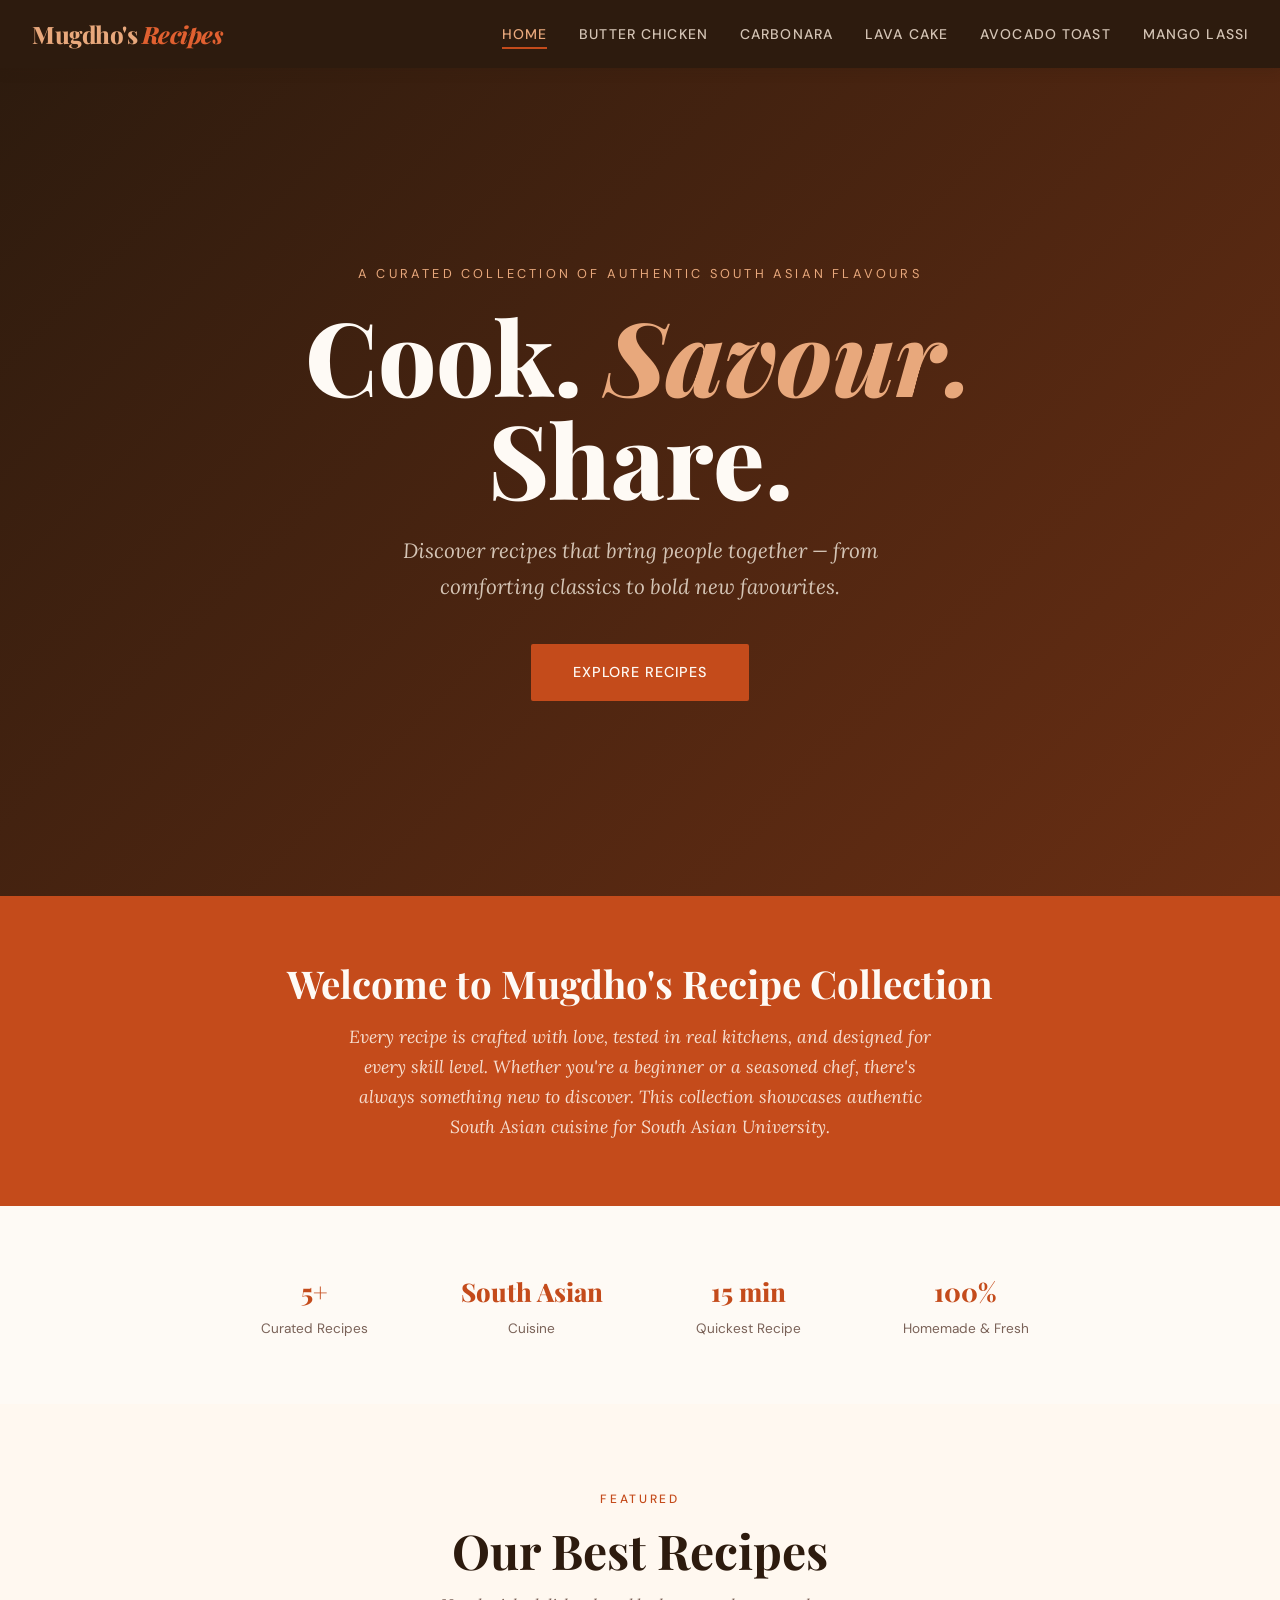
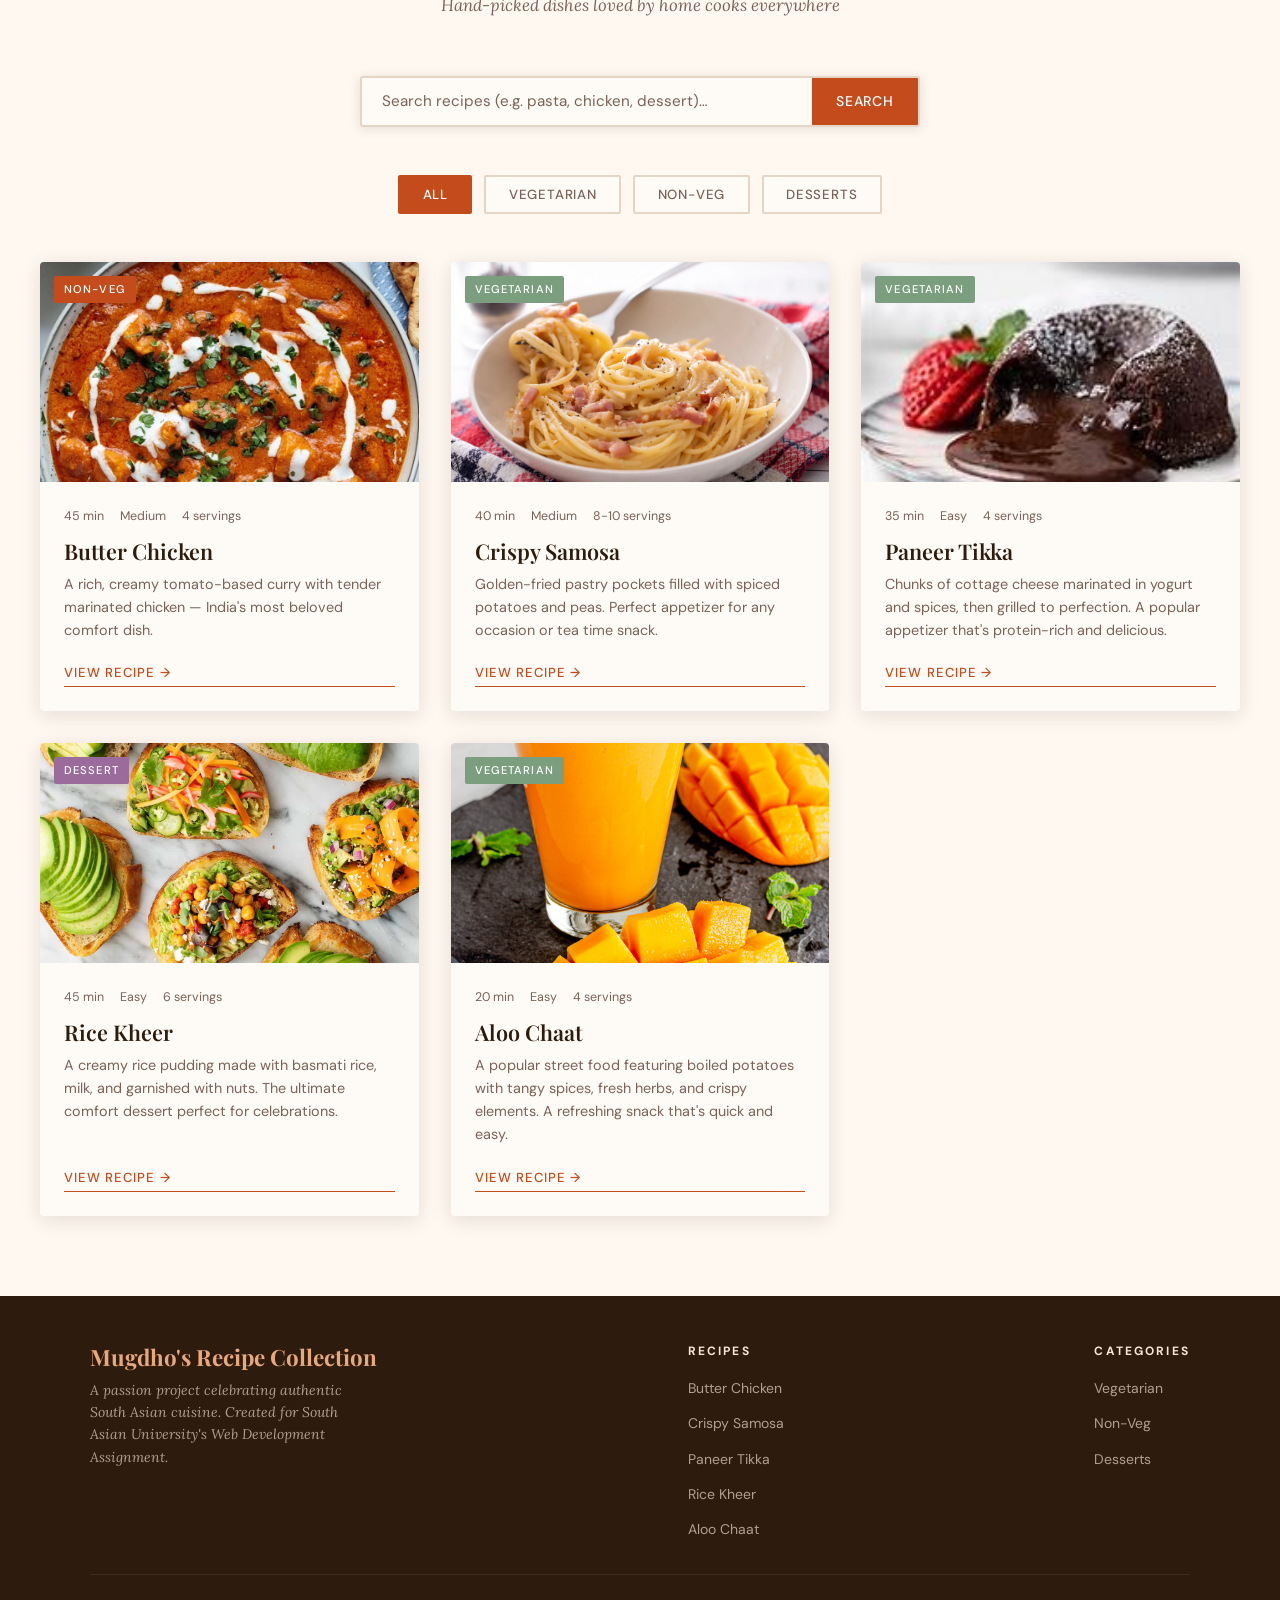
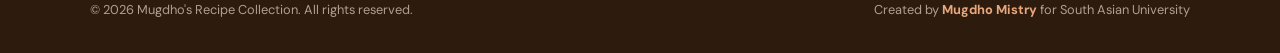
<file: index.html>
<!DOCTYPE html>
<html lang="en">
<head>
  <meta charset="UTF-8" />
  <meta name="viewport" content="width=device-width, initial-scale=1.0" />
  <title>Mugdho's Recipes – Home</title>
  <link rel="stylesheet" href="css/styles.css" />
</head>
<body>

  <!-- ===== NAVBAR ===== -->
  <nav class="navbar">
    <a href="index.html" class="navbar__logo">Mugdho's <span>Recipes</span></a>
    <ul class="navbar__links" id="navLinks">
      <li><a href="index.html" class="active">Home</a></li>
      <li><a href="recipe1.html">Butter Chicken</a></li>
      <li><a href="recipe2.html">Carbonara</a></li>
      <li><a href="recipe3.html">Lava Cake</a></li>
      <li><a href="recipe4.html">Avocado Toast</a></li>
      <li><a href="recipe5.html">Mango Lassi</a></li>
    </ul>
    <div class="navbar__toggle" id="navToggle" aria-label="Menu">
      <span></span><span></span><span></span>
    </div>
  </nav>

  <!-- ===== HERO ===== -->
  <header class="hero">
    <div class="hero__bg"></div>
    <div class="hero__overlay"></div>
    <div class="hero__content">
      <p class="hero__eyebrow">A curated collection of authentic South Asian flavours</p>
      <h1 class="hero__title">Cook. <em>Savour.</em><br>Share.</h1>
      <p class="hero__subtitle">Discover recipes that bring people together — from comforting classics to bold new favourites.</p>
      <a href="#featured" class="hero__cta">Explore Recipes</a>
    </div>
  </header>

  <!-- ===== INTRO STRIP ===== -->
  <div class="intro-strip">
    <h2>Welcome to Mugdho's Recipe Collection</h2>
    <p>Every recipe is crafted with love, tested in real kitchens, and designed for every skill level. Whether you're a beginner or a seasoned chef, there's always something new to discover. This collection showcases authentic South Asian cuisine for South Asian University.</p>
  </div>

  <!-- ===== STATS ===== -->
  <div style="background: var(--warm-white);">
    <div class="features">
      <div class="feature-item">
        <div class="feature-item__title">5+</div>
        <div class="feature-item__label">Curated Recipes</div>
      </div>
      <div class="feature-item">
        <div class="feature-item__title">South Asian</div>
        <div class="feature-item__label">Cuisine</div>
      </div>
      <div class="feature-item">
        <div class="feature-item__title">15 min</div>
        <div class="feature-item__label">Quickest Recipe</div>
      </div>
      <div class="feature-item">
        <div class="feature-item__title">100%</div>
        <div class="feature-item__label">Homemade & Fresh</div>
      </div>
    </div>
  </div>

  <!-- ===== FEATURED RECIPES ===== -->
  <section class="section" id="featured">
    <div class="section__header">
      <span class="section__label">Featured</span>
      <h2 class="section__title">Our Best Recipes</h2>
      <p class="section__desc">Hand-picked dishes loved by home cooks everywhere</p>
    </div>

    <!-- Search Bar (UI only) -->
    <div class="search-bar-wrap">
      <div class="search-bar">
        <input type="text" placeholder="Search recipes (e.g. pasta, chicken, dessert)…" />
        <button type="button">Search</button>
      </div>
    </div>

    <!-- Category Filters -->
    <div class="category-filters">
      <button class="filter-btn active">All</button>
      <button class="filter-btn">Vegetarian</button>
      <button class="filter-btn">Non-Veg</button>
      <button class="filter-btn">Desserts</button>
    </div>

    <!-- Cards Grid -->
    <div class="recipes-grid">

      <!-- Card 1 -->
      <article class="recipe-card">
        <div class="recipe-card__img-wrap">
          <img src="images/recipe1.jpg" alt="Butter Chicken" loading="lazy" />
          <span class="recipe-card__badge">Non-Veg</span>
        </div>
        <div class="recipe-card__body">
          <div class="recipe-card__meta">
            <span>45 min</span>
            <span>Medium</span>
            <span>4 servings</span>
          </div>
          <h3 class="recipe-card__title">Butter Chicken</h3>
          <p class="recipe-card__desc">A rich, creamy tomato-based curry with tender marinated chicken — India's most beloved comfort dish.</p>
          <a href="recipe1.html" class="recipe-card__link">View Recipe →</a>
        </div>
      </article>

      <!-- Card 2 -->
      <article class="recipe-card">
        <div class="recipe-card__img-wrap">
          <img src="images/recipe2.jpg" alt="Crispy Samosa" loading="lazy" />
          <span class="recipe-card__badge recipe-card__badge--veg">Vegetarian</span>
        </div>
        <div class="recipe-card__body">
          <div class="recipe-card__meta">
            <span>40 min</span>
            <span>Medium</span>
            <span>8-10 servings</span>
          </div>
          <h3 class="recipe-card__title">Crispy Samosa</h3>
          <p class="recipe-card__desc">Golden-fried pastry pockets filled with spiced potatoes and peas. Perfect appetizer for any occasion or tea time snack.</p>
          <a href="recipe2.html" class="recipe-card__link">View Recipe →</a>
        </div>
      </article>

      <!-- Card 3 -->
      <article class="recipe-card">
        <div class="recipe-card__img-wrap">
          <img src="images/recipe3.jpg" alt="Paneer Tikka" loading="lazy" />
          <span class="recipe-card__badge recipe-card__badge--veg">Vegetarian</span>
        </div>
        <div class="recipe-card__body">
          <div class="recipe-card__meta">
            <span>35 min</span>
            <span>Easy</span>
            <span>4 servings</span>
          </div>
          <h3 class="recipe-card__title">Paneer Tikka</h3>
          <p class="recipe-card__desc">Chunks of cottage cheese marinated in yogurt and spices, then grilled to perfection. A popular appetizer that's protein-rich and delicious.</p>
          <a href="recipe3.html" class="recipe-card__link">View Recipe →</a>
        </div>
      </article>

      <!-- Card 4 -->
      <article class="recipe-card">
        <div class="recipe-card__img-wrap">
          <img src="images/recipe4.jpg" alt="Rice Kheer" loading="lazy" />
          <span class="recipe-card__badge recipe-card__badge--dessert">Dessert</span>
        </div>
        <div class="recipe-card__body">
          <div class="recipe-card__meta">
            <span>45 min</span>
            <span>Easy</span>
            <span>6 servings</span>
          </div>
          <h3 class="recipe-card__title">Rice Kheer</h3>
          <p class="recipe-card__desc">A creamy rice pudding made with basmati rice, milk, and garnished with nuts. The ultimate comfort dessert perfect for celebrations.</p>
          <a href="recipe4.html" class="recipe-card__link">View Recipe →</a>
        </div>
      </article>

      <!-- Card 5 -->
      <article class="recipe-card">
        <div class="recipe-card__img-wrap">
          <img src="images/recipe5.jpg" alt="Aloo Chaat" loading="lazy" />
          <span class="recipe-card__badge recipe-card__badge--veg">Vegetarian</span>
        </div>
        <div class="recipe-card__body">
          <div class="recipe-card__meta">
            <span>20 min</span>
            <span>Easy</span>
            <span>4 servings</span>
          </div>
          <h3 class="recipe-card__title">Aloo Chaat</h3>
          <p class="recipe-card__desc">A popular street food featuring boiled potatoes with tangy spices, fresh herbs, and crispy elements. A refreshing snack that's quick and easy.</p>
          <a href="recipe5.html" class="recipe-card__link">View Recipe →</a>
        </div>
      </article>

    </div>
  </section>

  <!-- ===== FOOTER ===== -->
  <footer class="footer">
    <div class="footer__inner">
      <div class="footer__brand">
        <h3>Mugdho's Recipe Collection</h3>
        <p>A passion project celebrating authentic South Asian cuisine. Created for South Asian University's Web Development Assignment.</p>
      </div>
      <div class="footer__links">
        <h4>Recipes</h4>
        <ul>
          <li><a href="recipe1.html">Butter Chicken</a></li>
          <li><a href="recipe2.html">Crispy Samosa</a></li>
          <li><a href="recipe3.html">Paneer Tikka</a></li>
          <li><a href="recipe4.html">Rice Kheer</a></li>
          <li><a href="recipe5.html">Aloo Chaat</a></li>
        </ul>
      </div>
      <div class="footer__links">
        <h4>Categories</h4>
        <ul>
          <li><a href="#">Vegetarian</a></li>
          <li><a href="#">Non-Veg</a></li>
          <li><a href="#">Desserts</a></li>
        </ul>
      </div>
    </div>
    <div class="footer__bottom">
      <span>© 2026 Mugdho's Recipe Collection. All rights reserved.</span>
      <span>Created by <strong style="color: var(--peach);">Mugdho Mistry</strong> for South Asian University</span>
    </div>
  </footer>

  <!-- Mobile nav toggle (CSS-driven via checkbox trick + inline style swap) -->
  <style>
    #navToggle { cursor: pointer; }
  </style>
  <script>
    // NOTE: Only used for toggling nav class — no logic, no data manipulation
    document.getElementById('navToggle').addEventListener('click', function () {
      document.getElementById('navLinks').classList.toggle('open');
    });
  </script>
</body>
</html>
</file>
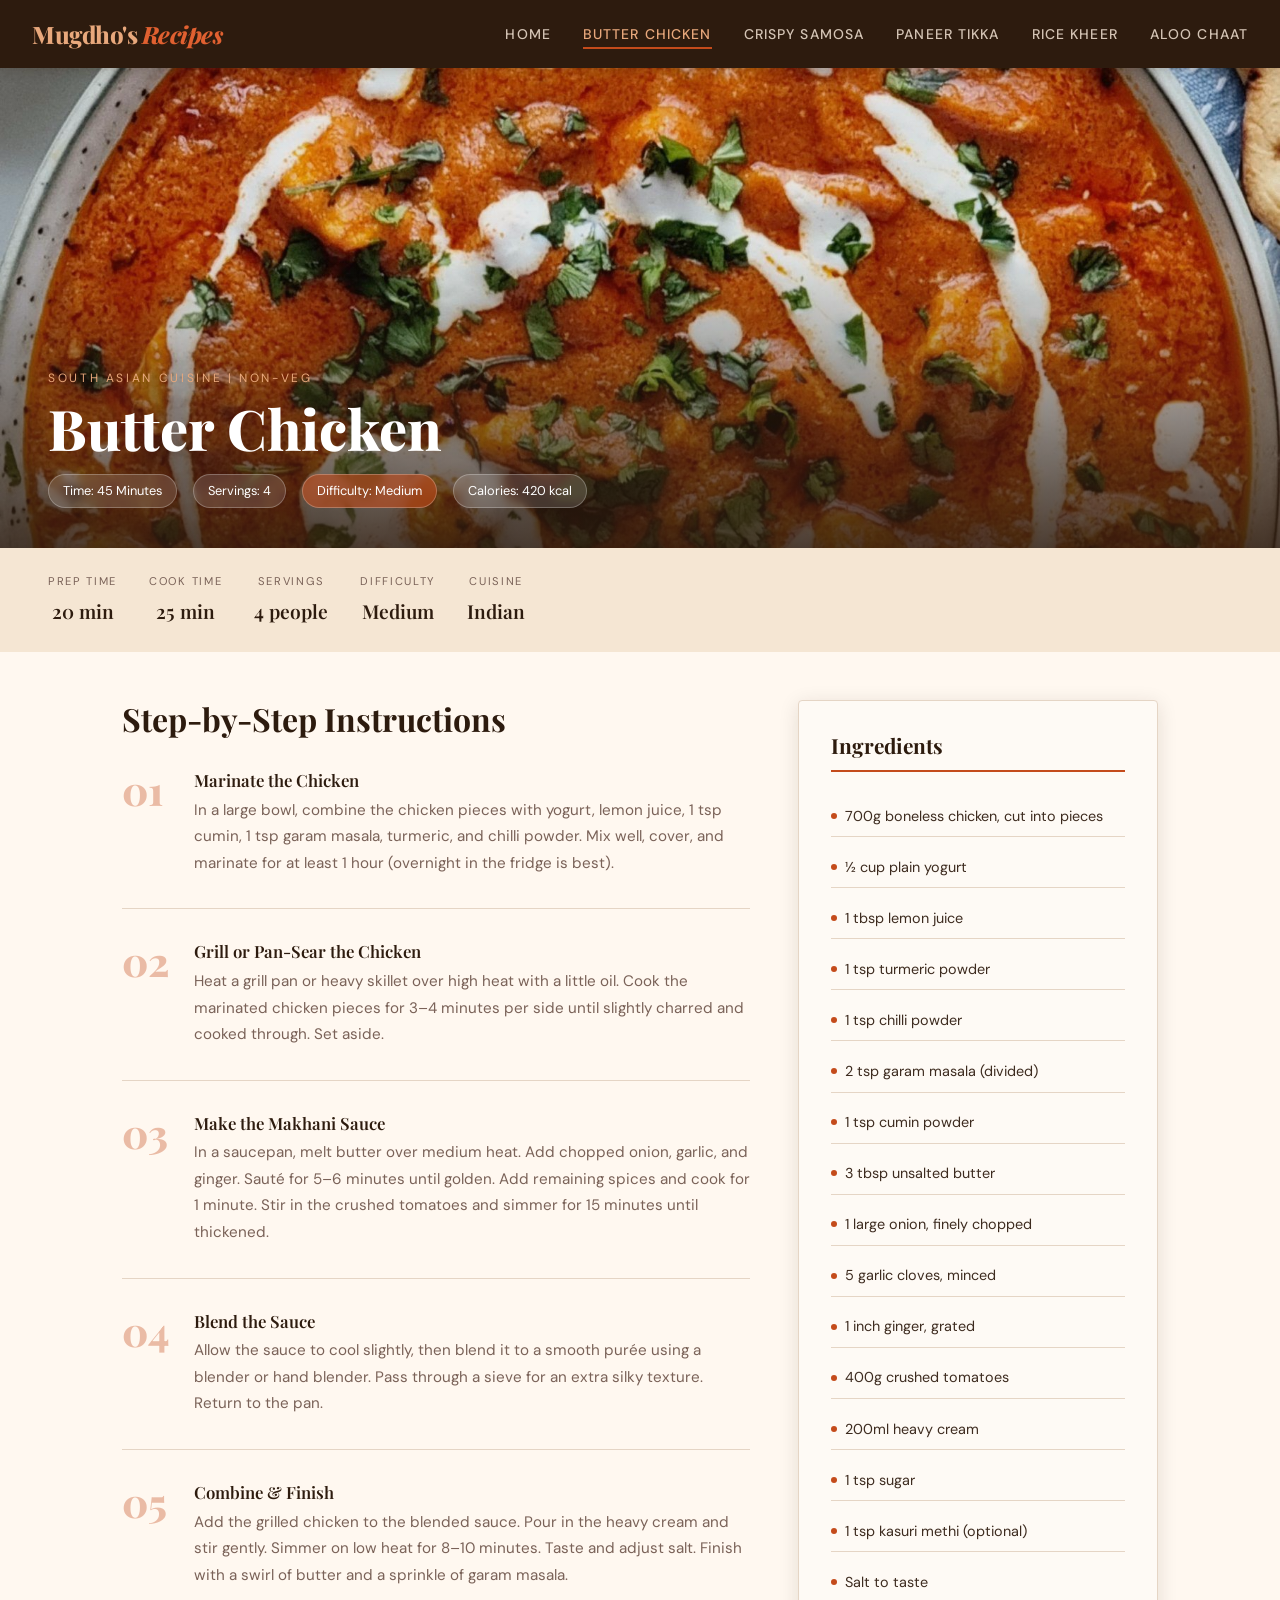
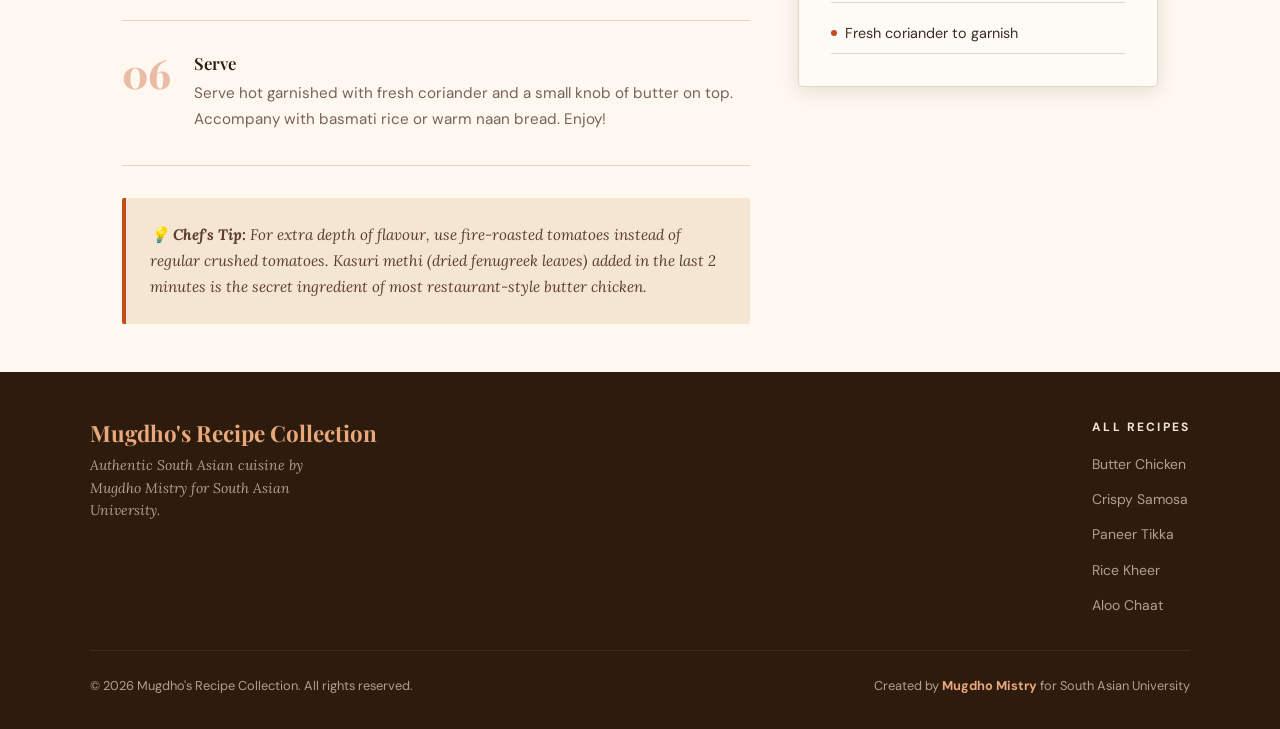
<file: recipe1.html>
<!DOCTYPE html>
<html lang="en">
<head>
  <meta charset="UTF-8" />
  <meta name="viewport" content="width=device-width, initial-scale=1.0" />
  <title>Butter Chicken – Mugdho's Recipes</title>
  <link rel="stylesheet" href="css/styles.css" />
</head>
<body>

  <!-- NAVBAR -->
  <nav class="navbar">
    <a href="index.html" class="navbar__logo">Mugdho's <span>Recipes</span></a>
    <ul class="navbar__links" id="navLinks">
      <li><a href="index.html">Home</a></li>
      <li><a href="recipe1.html" class="active">Butter Chicken</a></li>
      <li><a href="recipe2.html">Crispy Samosa</a></li>
      <li><a href="recipe3.html">Paneer Tikka</a></li>
      <li><a href="recipe4.html">Rice Kheer</a></li>
      <li><a href="recipe5.html">Aloo Chaat</a></li>
    </ul>
    <div class="navbar__toggle" id="navToggle"><span></span><span></span><span></span></div>
  </nav>

  <!-- RECIPE HERO -->
  <div class="recipe-hero">
    <img src="images/recipe1.jpg" alt="Butter Chicken" />
    <div class="recipe-hero__overlay">
      <div class="recipe-hero__text">
        <p class="recipe-hero__category">South Asian Cuisine | Non-Veg</p>
        <h1 class="recipe-hero__title">Butter Chicken</h1>
        <div class="recipe-hero__badges">
          <span class="badge">Time: 45 Minutes</span>
          <span class="badge">Servings: 4</span>
          <span class="badge badge--difficulty-medium">Difficulty: Medium</span>
          <span class="badge">Calories: 420 kcal</span>
        </div>
      </div>
    </div>
  </div>

  <!-- INFO BAR -->
  <div class="recipe-info-bar">
    <div class="recipe-info-item">
      <div class="recipe-info-item__label">Prep Time</div>
      <div class="recipe-info-item__value">20 min</div>
    </div>
    <div class="recipe-info-item">
      <div class="recipe-info-item__label">Cook Time</div>
      <div class="recipe-info-item__value">25 min</div>
    </div>
    <div class="recipe-info-item">
      <div class="recipe-info-item__label">Servings</div>
      <div class="recipe-info-item__value">4 people</div>
    </div>
    <div class="recipe-info-item">
      <div class="recipe-info-item__label">Difficulty</div>
      <div class="recipe-info-item__value">Medium</div>
    </div>
    <div class="recipe-info-item">
      <div class="recipe-info-item__label">Cuisine</div>
      <div class="recipe-info-item__value">Indian</div>
    </div>
  </div>

  <!-- RECIPE CONTENT -->
  <div class="recipe-container">

    <!-- INSTRUCTIONS (left) -->
    <div class="instructions">
      <h2>Step-by-Step Instructions</h2>

      <div class="step">
        <div class="step__number">01</div>
        <div class="step__content">
          <h3>Marinate the Chicken</h3>
          <p>In a large bowl, combine the chicken pieces with yogurt, lemon juice, 1 tsp cumin, 1 tsp garam masala, turmeric, and chilli powder. Mix well, cover, and marinate for at least 1 hour (overnight in the fridge is best).</p>
        </div>
      </div>

      <div class="step">
        <div class="step__number">02</div>
        <div class="step__content">
          <h3>Grill or Pan-Sear the Chicken</h3>
          <p>Heat a grill pan or heavy skillet over high heat with a little oil. Cook the marinated chicken pieces for 3–4 minutes per side until slightly charred and cooked through. Set aside.</p>
        </div>
      </div>

      <div class="step">
        <div class="step__number">03</div>
        <div class="step__content">
          <h3>Make the Makhani Sauce</h3>
          <p>In a saucepan, melt butter over medium heat. Add chopped onion, garlic, and ginger. Sauté for 5–6 minutes until golden. Add remaining spices and cook for 1 minute. Stir in the crushed tomatoes and simmer for 15 minutes until thickened.</p>
        </div>
      </div>

      <div class="step">
        <div class="step__number">04</div>
        <div class="step__content">
          <h3>Blend the Sauce</h3>
          <p>Allow the sauce to cool slightly, then blend it to a smooth purée using a blender or hand blender. Pass through a sieve for an extra silky texture. Return to the pan.</p>
        </div>
      </div>

      <div class="step">
        <div class="step__number">05</div>
        <div class="step__content">
          <h3>Combine &amp; Finish</h3>
          <p>Add the grilled chicken to the blended sauce. Pour in the heavy cream and stir gently. Simmer on low heat for 8–10 minutes. Taste and adjust salt. Finish with a swirl of butter and a sprinkle of garam masala.</p>
        </div>
      </div>

      <div class="step">
        <div class="step__number">06</div>
        <div class="step__content">
          <h3>Serve</h3>
          <p>Serve hot garnished with fresh coriander and a small knob of butter on top. Accompany with basmati rice or warm naan bread. Enjoy!</p>
        </div>
      </div>

      <div style="margin-top: 2rem; padding: 1.5rem; background: var(--blush); border-left: 4px solid var(--terracotta); border-radius: 2px;">
        <p style="font-family:'Lora',serif; font-style:italic; color: var(--brown-mid); font-size:0.95rem;">
          💡 <strong>Chef's Tip:</strong> For extra depth of flavour, use fire-roasted tomatoes instead of regular crushed tomatoes. Kasuri methi (dried fenugreek leaves) added in the last 2 minutes is the secret ingredient of most restaurant-style butter chicken.
        </p>
      </div>
    </div>

    <!-- INGREDIENTS (right) -->
    <aside class="ingredients-card">
      <h2>Ingredients</h2>
      <ul>
        <li>700g boneless chicken, cut into pieces</li>
        <li>½ cup plain yogurt</li>
        <li>1 tbsp lemon juice</li>
        <li>1 tsp turmeric powder</li>
        <li>1 tsp chilli powder</li>
        <li>2 tsp garam masala (divided)</li>
        <li>1 tsp cumin powder</li>
        <li>3 tbsp unsalted butter</li>
        <li>1 large onion, finely chopped</li>
        <li>5 garlic cloves, minced</li>
        <li>1 inch ginger, grated</li>
        <li>400g crushed tomatoes</li>
        <li>200ml heavy cream</li>
        <li>1 tsp sugar</li>
        <li>1 tsp kasuri methi (optional)</li>
        <li>Salt to taste</li>
        <li>Fresh coriander to garnish</li>
      </ul>
    </aside>

  </div>

  <!-- FOOTER -->
  <footer class="footer">
    <div class="footer__inner">
      <div class="footer__brand">
        <h3>Mugdho's Recipe Collection</h3>
        <p>Authentic South Asian cuisine by Mugdho Mistry for South Asian University.</p>
      </div>
      <div class="footer__links">
        <h4>All Recipes</h4>
        <ul>
          <li><a href="recipe1.html">Butter Chicken</a></li>
          <li><a href="recipe2.html">Crispy Samosa</a></li>
          <li><a href="recipe3.html">Paneer Tikka</a></li>
          <li><a href="recipe4.html">Rice Kheer</a></li>
          <li><a href="recipe5.html">Aloo Chaat</a></li>
        </ul>
      </div>
    </div>
    <div class="footer__bottom">
      <span>© 2026 Mugdho's Recipe Collection. All rights reserved.</span>
      <span>Created by <strong style="color: var(--peach);">Mugdho Mistry</strong> for South Asian University</span>
    </div>
  </footer>

  <script>
    document.getElementById('navToggle').addEventListener('click', function () {
      document.getElementById('navLinks').classList.toggle('open');
    });
  </script>
</body>
</html>
</file>
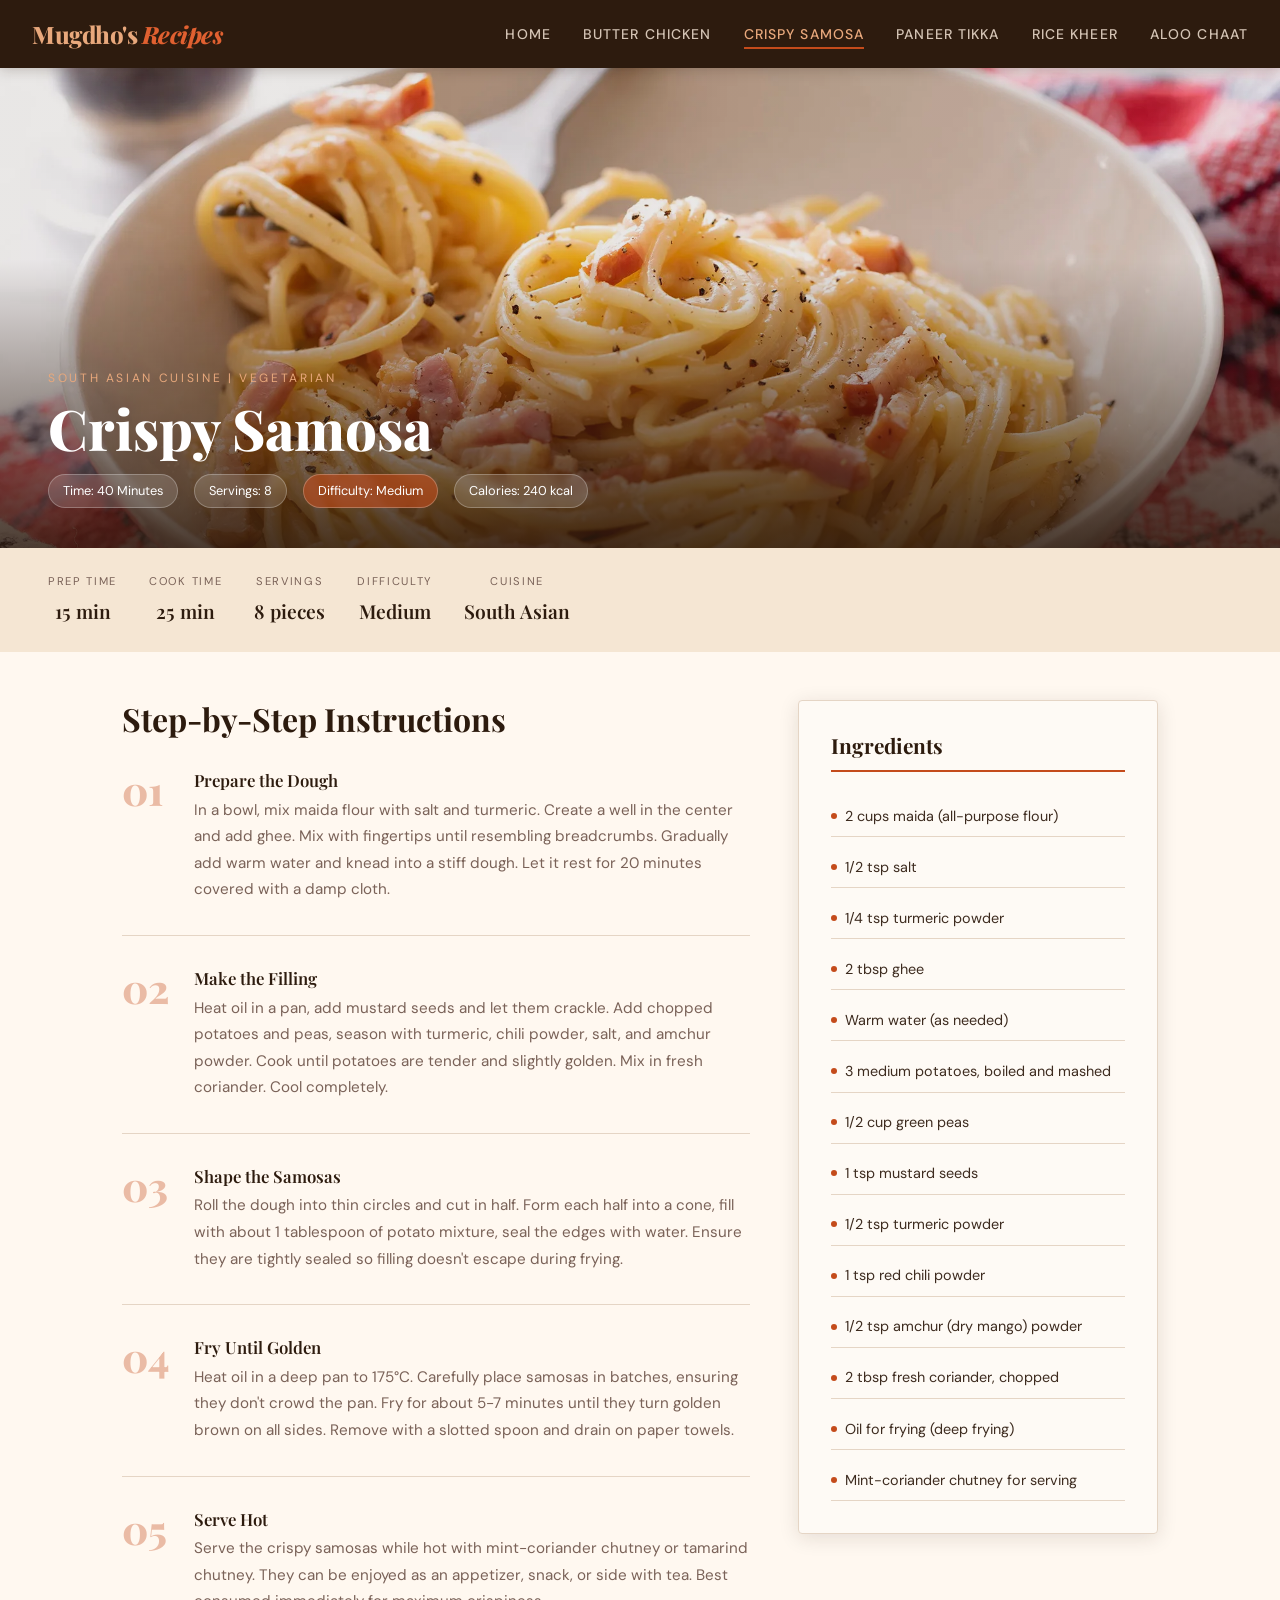
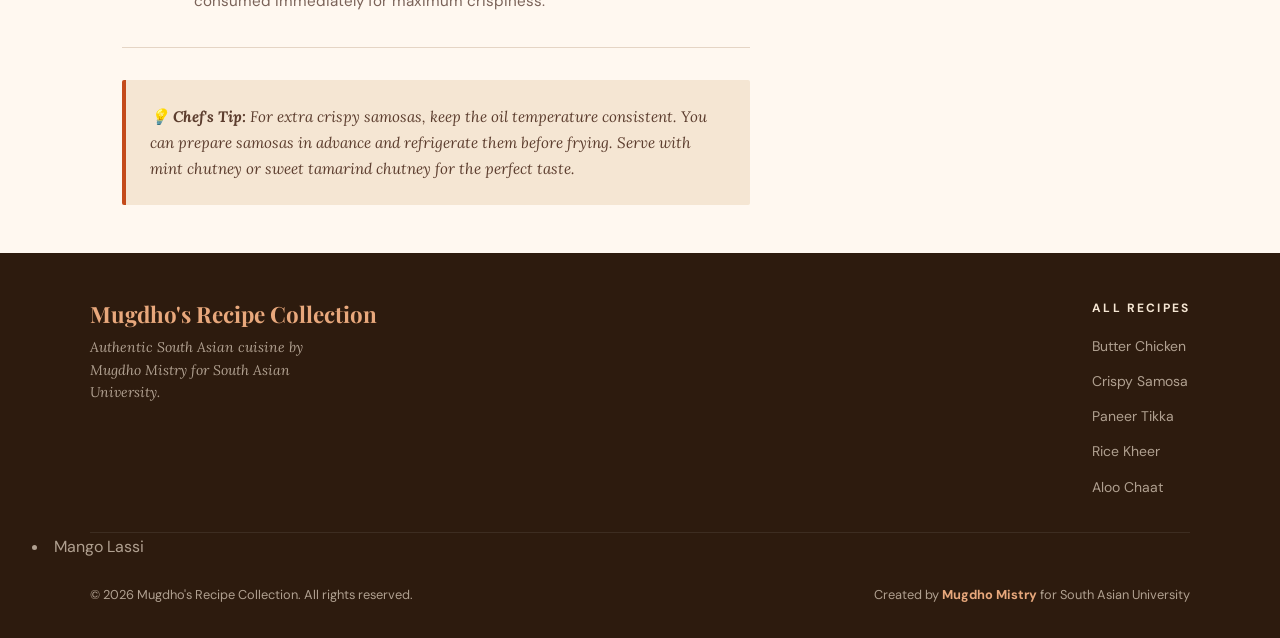
<file: recipe2.html>
<!DOCTYPE html>
<html lang="en">
<head>
  <meta charset="UTF-8" />
  <meta name="viewport" content="width=device-width, initial-scale=1.0" />
  <title>Crispy Samosa – Mugdho's Recipes</title>
  <link rel="stylesheet" href="css/styles.css" />
</head>
<body>

  <nav class="navbar">
    <a href="index.html" class="navbar__logo">Mugdho's <span>Recipes</span></a>
    <ul class="navbar__links" id="navLinks">
      <li><a href="index.html">Home</a></li>
      <li><a href="recipe1.html">Butter Chicken</a></li>
      <li><a href="recipe2.html" class="active">Crispy Samosa</a></li>
      <li><a href="recipe3.html">Paneer Tikka</a></li>
      <li><a href="recipe4.html">Rice Kheer</a></li>
      <li><a href="recipe5.html">Aloo Chaat</a></li>
    </ul>
    <div class="navbar__toggle" id="navToggle"><span></span><span></span><span></span></div>
  </nav>

  <div class="recipe-hero">
    <img src="images/recipe2.jpg" alt="Crispy Samosa" />
    <div class="recipe-hero__overlay">
      <div class="recipe-hero__text">
        <p class="recipe-hero__category">South Asian Cuisine | Vegetarian</p>
        <h1 class="recipe-hero__title">Crispy Samosa</h1>
        <div class="recipe-hero__badges">
          <span class="badge">Time: 40 Minutes</span>
          <span class="badge">Servings: 8</span>
          <span class="badge badge--difficulty-medium">Difficulty: Medium</span>
          <span class="badge">Calories: 240 kcal</span>
        </div>
      </div>
    </div>
  </div>

  <div class="recipe-info-bar">
    <div class="recipe-info-item">
      <div class="recipe-info-item__label">Prep Time</div>
      <div class="recipe-info-item__value">15 min</div>
    </div>
    <div class="recipe-info-item">
      <div class="recipe-info-item__label">Cook Time</div>
      <div class="recipe-info-item__value">25 min</div>
    </div>
    <div class="recipe-info-item">
      <div class="recipe-info-item__label">Servings</div>
      <div class="recipe-info-item__value">8 pieces</div>
    </div>
    <div class="recipe-info-item">
      <div class="recipe-info-item__label">Difficulty</div>
      <div class="recipe-info-item__value">Medium</div>
    </div>
    <div class="recipe-info-item">
      <div class="recipe-info-item__label">Cuisine</div>
      <div class="recipe-info-item__value">South Asian</div>
    </div>
  </div>

  <div class="recipe-container">
    <div class="instructions">
      <h2>Step-by-Step Instructions</h2>

      <div class="step">
        <div class="step__number">01</div>
        <div class="step__content">
          <h3>Prepare the Dough</h3>
          <p>In a bowl, mix maida flour with salt and turmeric. Create a well in the center and add ghee. Mix with fingertips until resembling breadcrumbs. Gradually add warm water and knead into a stiff dough. Let it rest for 20 minutes covered with a damp cloth.</p>
        </div>
      </div>

      <div class="step">
        <div class="step__number">02</div>
        <div class="step__content">
          <h3>Make the Filling</h3>
          <p>Heat oil in a pan, add mustard seeds and let them crackle. Add chopped potatoes and peas, season with turmeric, chili powder, salt, and amchur powder. Cook until potatoes are tender and slightly golden. Mix in fresh coriander. Cool completely.</p>
        </div>
      </div>

      <div class="step">
        <div class="step__number">03</div>
        <div class="step__content">
          <h3>Shape the Samosas</h3>
          <p>Roll the dough into thin circles and cut in half. Form each half into a cone, fill with about 1 tablespoon of potato mixture, seal the edges with water. Ensure they are tightly sealed so filling doesn't escape during frying.</p>
        </div>
      </div>

      <div class="step">
        <div class="step__number">04</div>
        <div class="step__content">
          <h3>Fry Until Golden</h3>
          <p>Heat oil in a deep pan to 175°C. Carefully place samosas in batches, ensuring they don't crowd the pan. Fry for about 5-7 minutes until they turn golden brown on all sides. Remove with a slotted spoon and drain on paper towels.</p>
        </div>
      </div>

      <div class="step">
        <div class="step__number">05</div>
        <div class="step__content">
          <h3>Serve Hot</h3>
          <p>Serve the crispy samosas while hot with mint-coriander chutney or tamarind chutney. They can be enjoyed as an appetizer, snack, or side with tea. Best consumed immediately for maximum crispiness.</p>
        </div>
      </div>

      <div style="margin-top:2rem; padding:1.5rem; background:var(--blush); border-left:4px solid var(--terracotta); border-radius:2px;">
        <p style="font-family:'Lora',serif; font-style:italic; color:var(--brown-mid); font-size:0.95rem;">
          💡 <strong>Chef's Tip:</strong> For extra crispy samosas, keep the oil temperature consistent. You can prepare samosas in advance and refrigerate them before frying. Serve with mint chutney or sweet tamarind chutney for the perfect taste.
        </p>
      </div>
    </div>

    <aside class="ingredients-card">
      <h2>Ingredients</h2>
      <ul>
        <li>2 cups maida (all-purpose flour)</li>
        <li>1/2 tsp salt</li>
        <li>1/4 tsp turmeric powder</li>
        <li>2 tbsp ghee</li>
        <li>Warm water (as needed)</li>
        <li>3 medium potatoes, boiled and mashed</li>
        <li>1/2 cup green peas</li>
        <li>1 tsp mustard seeds</li>
        <li>1/2 tsp turmeric powder</li>
        <li>1 tsp red chili powder</li>
        <li>1/2 tsp amchur (dry mango) powder</li>
        <li>2 tbsp fresh coriander, chopped</li>
        <li>Oil for frying (deep frying)</li>
        <li>Mint-coriander chutney for serving</li>
      </ul>
    </aside>
  </div>

  <footer class="footer">
    <div class="footer__inner">
      <div class="footer__brand">
        <h3>Mugdho's Recipe Collection</h3>
        <p>Authentic South Asian cuisine by Mugdho Mistry for South Asian University.</p>
      </div>
      <div class="footer__links">
        <h4>All Recipes</h4>
        <ul>
          <li><a href="recipe1.html">Butter Chicken</a></li>
          <li><a href="recipe2.html">Crispy Samosa</a></li>
          <li><a href="recipe3.html">Paneer Tikka</a></li>
          <li><a href="recipe4.html">Rice Kheer</a></li>
          <li><a href="recipe5.html">Aloo Chaat</a></li>
        </ul>
      </div>
    </div>
          <li><a href="recipe5.html">Mango Lassi</a></li>
        </ul>
      </div>
    </div>
    <div class="footer__bottom">
      <span>© 2026 Mugdho's Recipe Collection. All rights reserved.</span>
      <span>Created by <strong style="color: var(--peach);">Mugdho Mistry</strong> for South Asian University</span>
    </div>
  </footer>

  <script>
    document.getElementById('navToggle').addEventListener('click', function () {
      document.getElementById('navLinks').classList.toggle('open');
    });
  </script>
</body>
</html>
</file>
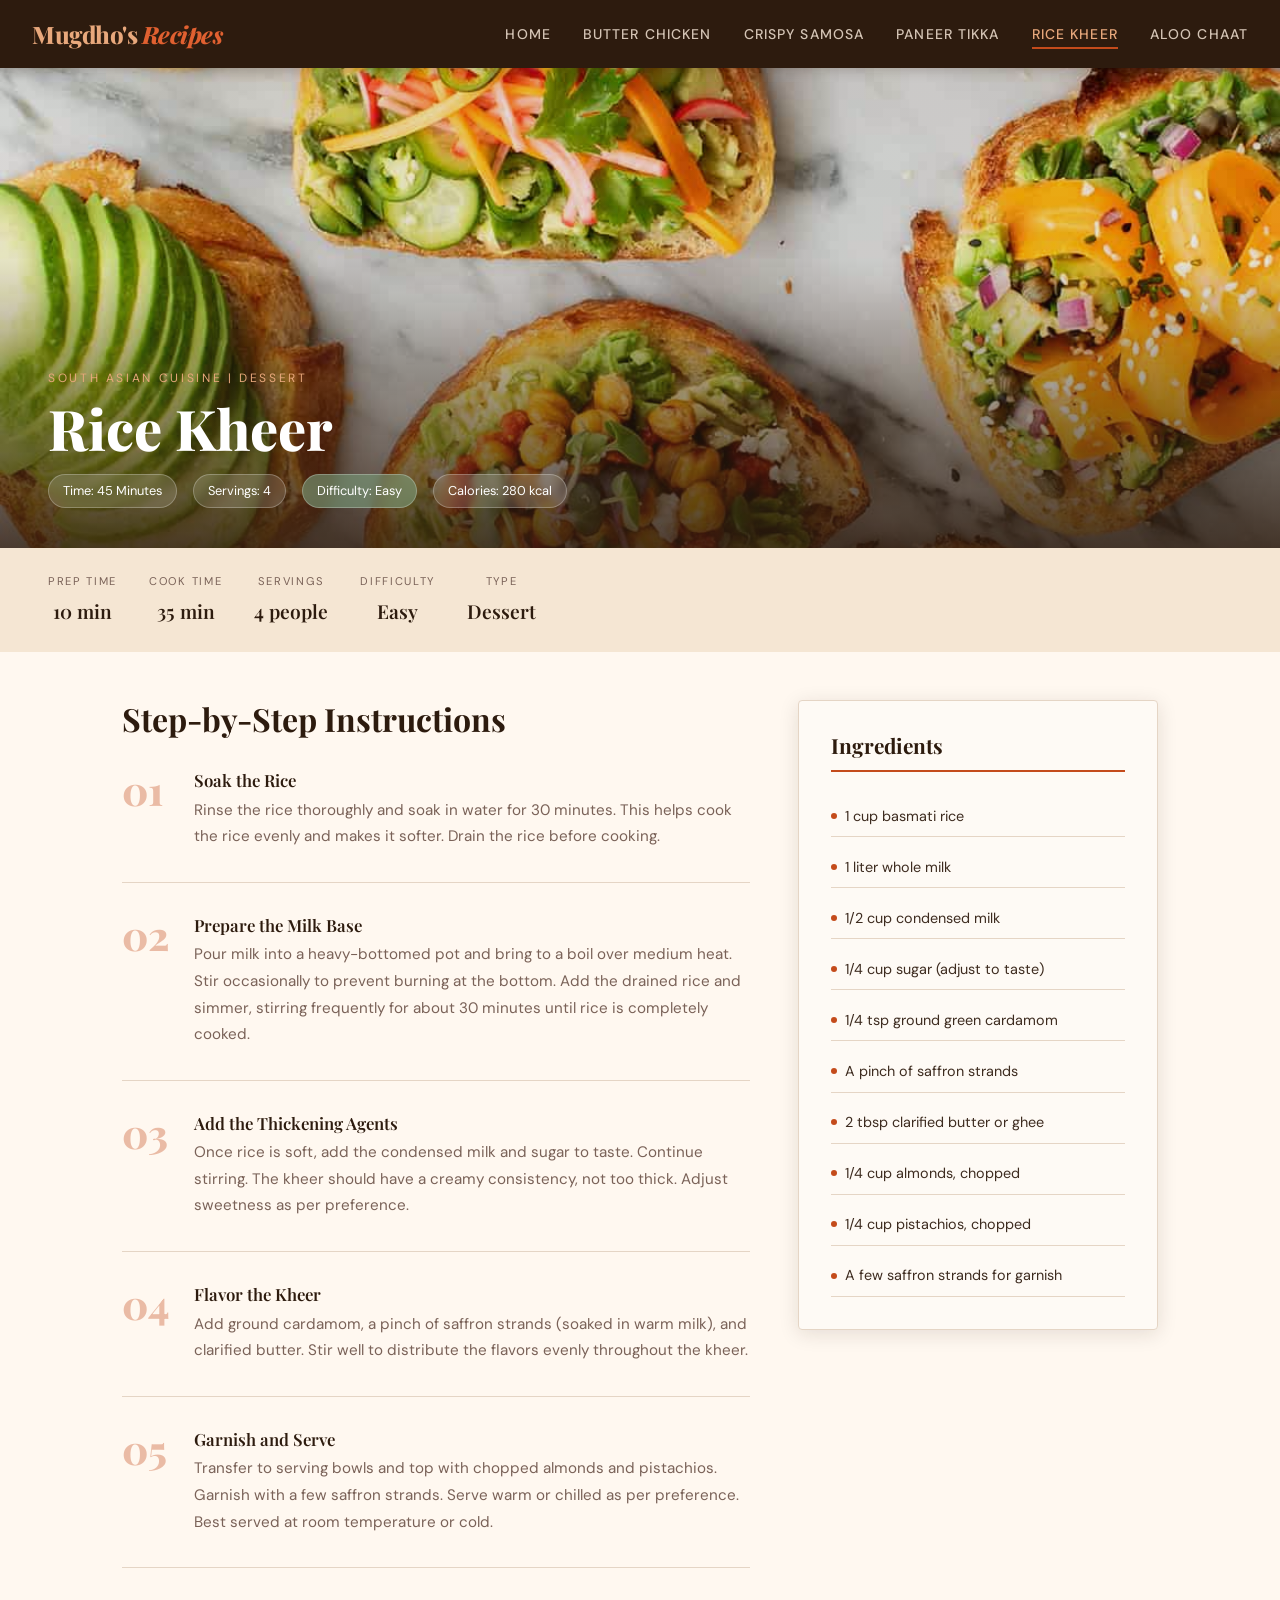
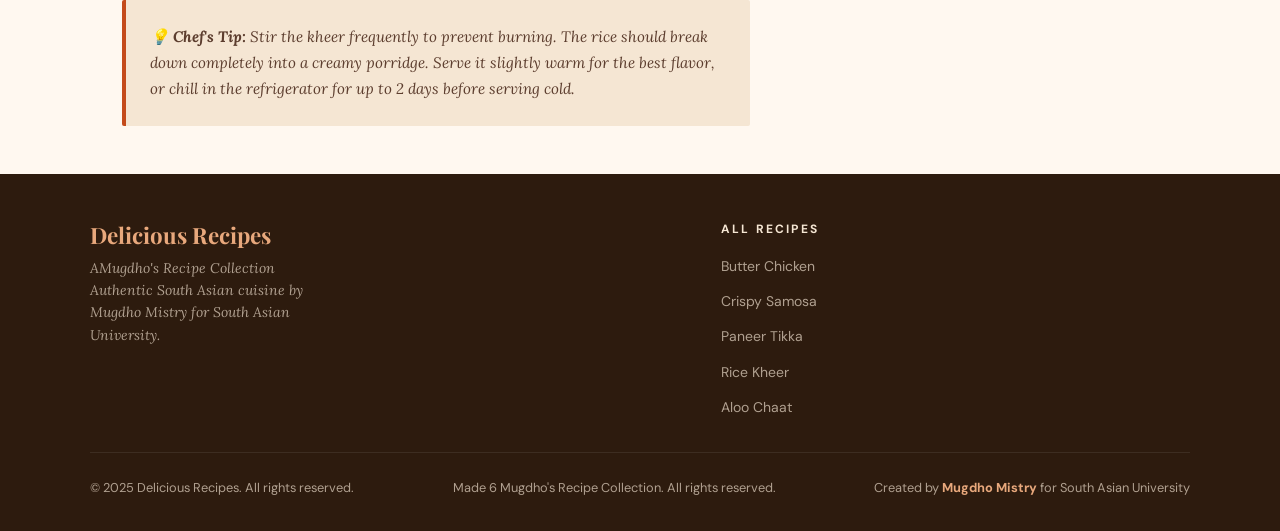
<file: recipe4.html>
<!DOCTYPE html>
<html lang="en">
<head>
  <meta charset="UTF-8" />
  <meta name="viewport" content="width=device-width, initial-scale=1.0" />
  <title>Rice Kheer – Mugdho's Recipes</title>
  <link rel="stylesheet" href="css/styles.css" />
</head>
<body>

  <nav class="navbar">
    <a href="index.html" class="navbar__logo">Mugdho's <span>Recipes</span></a>
    <ul class="navbar__links" id="navLinks">
      <li><a href="index.html">Home</a></li>
      <li><a href="recipe1.html">Butter Chicken</a></li>
      <li><a href="recipe2.html">Crispy Samosa</a></li>
      <li><a href="recipe3.html">Paneer Tikka</a></li>
      <li><a href="recipe4.html" class="active">Rice Kheer</a></li>
      <li><a href="recipe5.html">Aloo Chaat</a></li>
    </ul>
    <div class="navbar__toggle" id="navToggle"><span></span><span></span><span></span></div>
  </nav>

  <div class="recipe-hero">
    <img src="images/recipe4.jpg" alt="Rice Kheer" />
    <div class="recipe-hero__overlay">
      <div class="recipe-hero__text">
        <p class="recipe-hero__category">South Asian Cuisine | Dessert</p>
        <h1 class="recipe-hero__title">Rice Kheer</h1>
        <div class="recipe-hero__badges">
          <span class="badge">Time: 45 Minutes</span>
          <span class="badge">Servings: 4</span>
          <span class="badge badge--difficulty-easy">Difficulty: Easy</span>
          <span class="badge">Calories: 280 kcal</span>
        </div>
      </div>
    </div>
  </div>

  <div class="recipe-info-bar">
    <div class="recipe-info-item">
      <div class="recipe-info-item__label">Prep Time</div>
      <div class="recipe-info-item__value">10 min</div>
    </div>
    <div class="recipe-info-item">
      <div class="recipe-info-item__label">Cook Time</div>
      <div class="recipe-info-item__value">35 min</div>
    </div>
    <div class="recipe-info-item">
      <div class="recipe-info-item__label">Servings</div>
      <div class="recipe-info-item__value">4 people</div>
    </div>
    <div class="recipe-info-item">
      <div class="recipe-info-item__label">Difficulty</div>
      <div class="recipe-info-item__value">Easy</div>
    </div>
    <div class="recipe-info-item">
      <div class="recipe-info-item__label">Type</div>
      <div class="recipe-info-item__value">Dessert</div>
    </div>
  </div>

  <div class="recipe-container">
    <div class="instructions">
      <h2>Step-by-Step Instructions</h2>

      <div class="step">
        <div class="step__number">01</div>
        <div class="step__content">
          <h3>Soak the Rice</h3>
          <p>Rinse the rice thoroughly and soak in water for 30 minutes. This helps cook the rice evenly and makes it softer. Drain the rice before cooking.</p>
        </div>
      </div>

      <div class="step">
        <div class="step__number">02</div>
        <div class="step__content">
          <h3>Prepare the Milk Base</h3>
          <p>Pour milk into a heavy-bottomed pot and bring to a boil over medium heat. Stir occasionally to prevent burning at the bottom. Add the drained rice and simmer, stirring frequently for about 30 minutes until rice is completely cooked.</p>
        </div>
      </div>

      <div class="step">
        <div class="step__number">03</div>
        <div class="step__content">
          <h3>Add the Thickening Agents</h3>
          <p>Once rice is soft, add the condensed milk and sugar to taste. Continue stirring. The kheer should have a creamy consistency, not too thick. Adjust sweetness as per preference.</p>
        </div>
      </div>

      <div class="step">
        <div class="step__number">04</div>
        <div class="step__content">
          <h3>Flavor the Kheer</h3>
          <p>Add ground cardamom, a pinch of saffron strands (soaked in warm milk), and clarified butter. Stir well to distribute the flavors evenly throughout the kheer.</p>
        </div>
      </div>

      <div class="step">
        <div class="step__number">05</div>
        <div class="step__content">
          <h3>Garnish and Serve</h3>
          <p>Transfer to serving bowls and top with chopped almonds and pistachios. Garnish with a few saffron strands. Serve warm or chilled as per preference. Best served at room temperature or cold.</p>
        </div>
      </div>

      <div style="margin-top:2rem; padding:1.5rem; background:var(--blush); border-left:4px solid var(--terracotta); border-radius:2px;">
        <p style="font-family:'Lora',serif; font-style:italic; color:var(--brown-mid); font-size:0.95rem;">
          💡 <strong>Chef's Tip:</strong> Stir the kheer frequently to prevent burning. The rice should break down completely into a creamy porridge. Serve it slightly warm for the best flavor, or chill in the refrigerator for up to 2 days before serving cold.
        </p>
      </div>
    </div>

    <aside class="ingredients-card">
      <h2>Ingredients</h2>
      <ul>
        <li>1 cup basmati rice</li>
        <li>1 liter whole milk</li>
        <li>1/2 cup condensed milk</li>
        <li>1/4 cup sugar (adjust to taste)</li>
        <li>1/4 tsp ground green cardamom</li>
        <li>A pinch of saffron strands</li>
        <li>2 tbsp clarified butter or ghee</li>
        <li>1/4 cup almonds, chopped</li>
        <li>1/4 cup pistachios, chopped</li>
        <li>A few saffron strands for garnish</li>
      </ul>
    </aside>
  </div>

  <footer class="footer">
    <div class="footer__inner">
      <div class="footer__brand">
        <h3>Delicious Recipes</h3>
        <p>AMugdho's Recipe Collection</h3>
        <p>Authentic South Asian cuisine by Mugdho Mistry for South Asian University.</p>
      </div>
      <div class="footer__links">
        <h4>All Recipes</h4>
        <ul>
          <li><a href="recipe1.html">Butter Chicken</a></li>
          <li><a href="recipe2.html">Crispy Samosa</a></li>
          <li><a href="recipe3.html">Paneer Tikka</a></li>
          <li><a href="recipe4.html">Rice Kheer</a></li>
          <li><a href="recipe5.html">Aloo Chaat
      </div>
    </div>
    <div class="footer__bottom">
      <span>© 2025 Delicious Recipes. All rights reserved.</span>
      <span>Made 6 Mugdho's Recipe Collection. All rights reserved.</span>
      <span>Created by <strong style="color: var(--peach);">Mugdho Mistry</strong> for South Asian University
  </footer>

  <script>
    document.getElementById('navToggle').addEventListener('click', function () {
      document.getElementById('navLinks').classList.toggle('open');
    });
  </script>
</body>
</html>
</file>
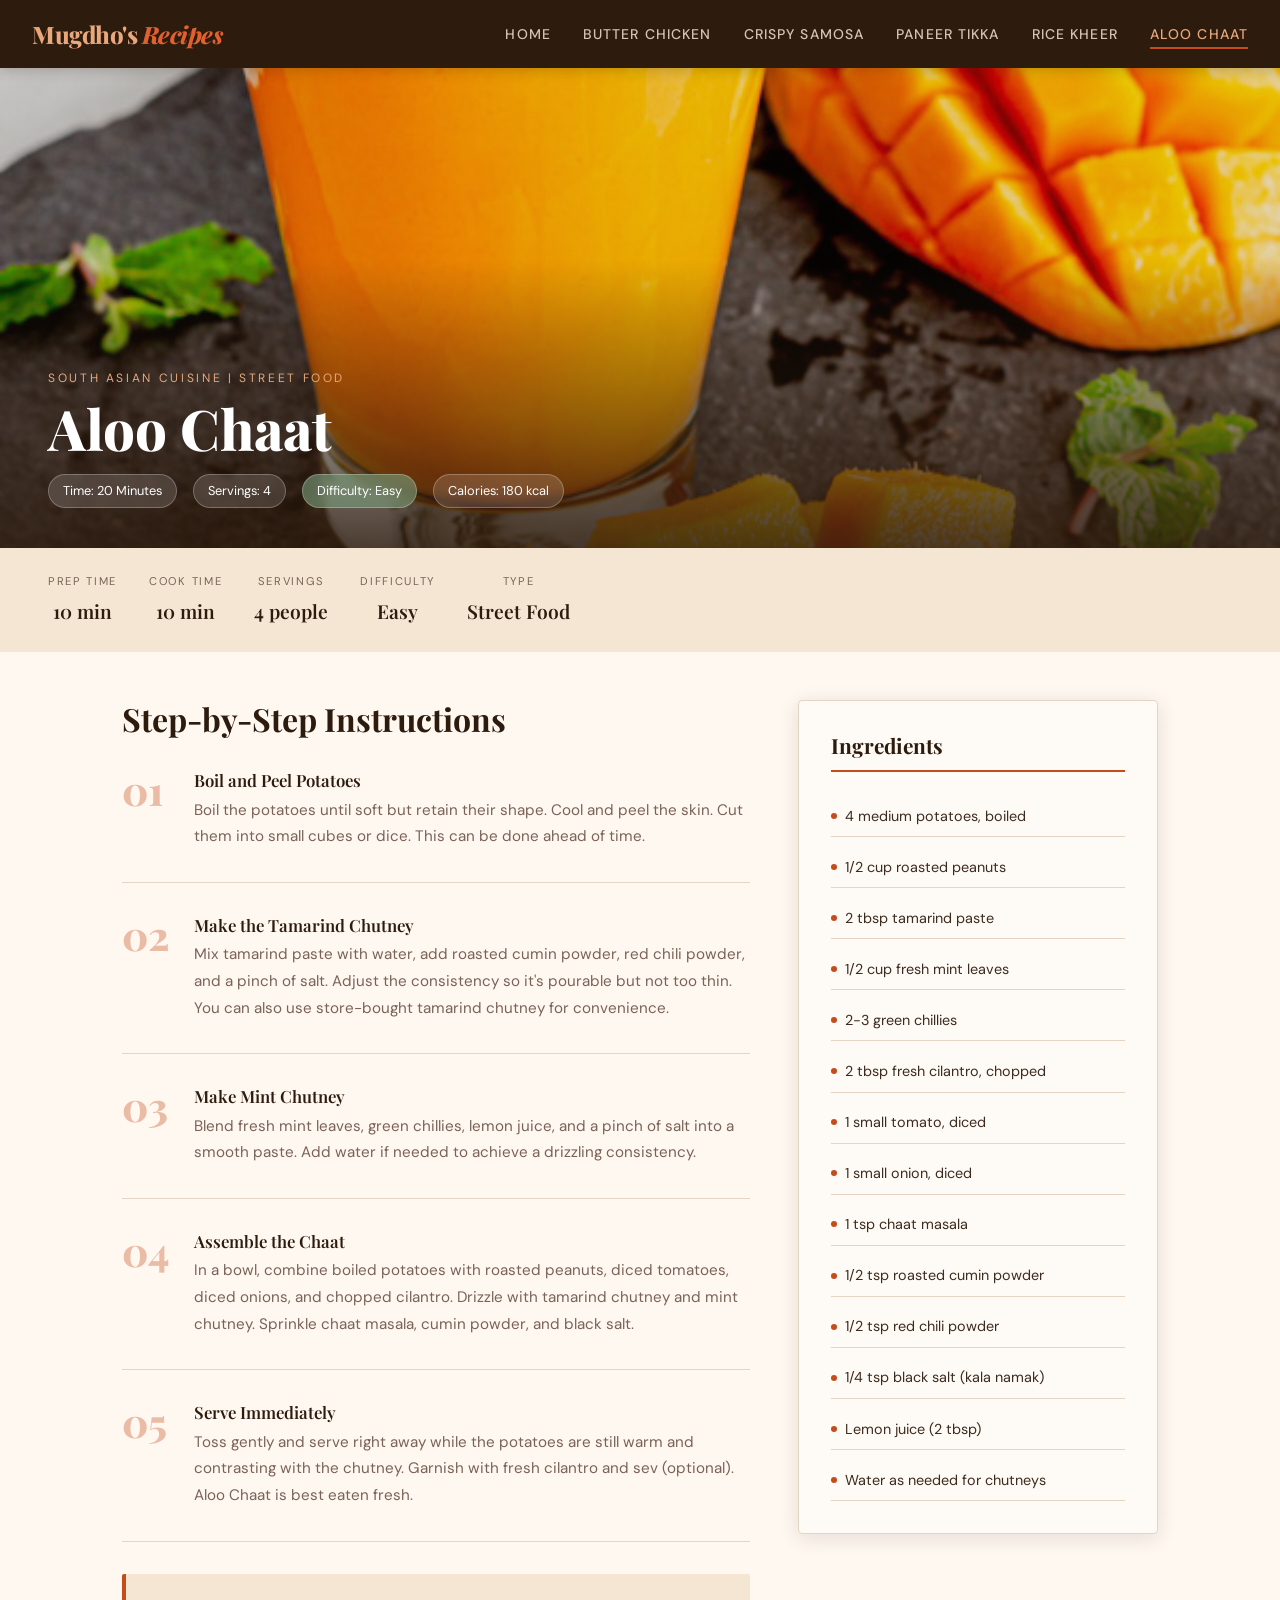
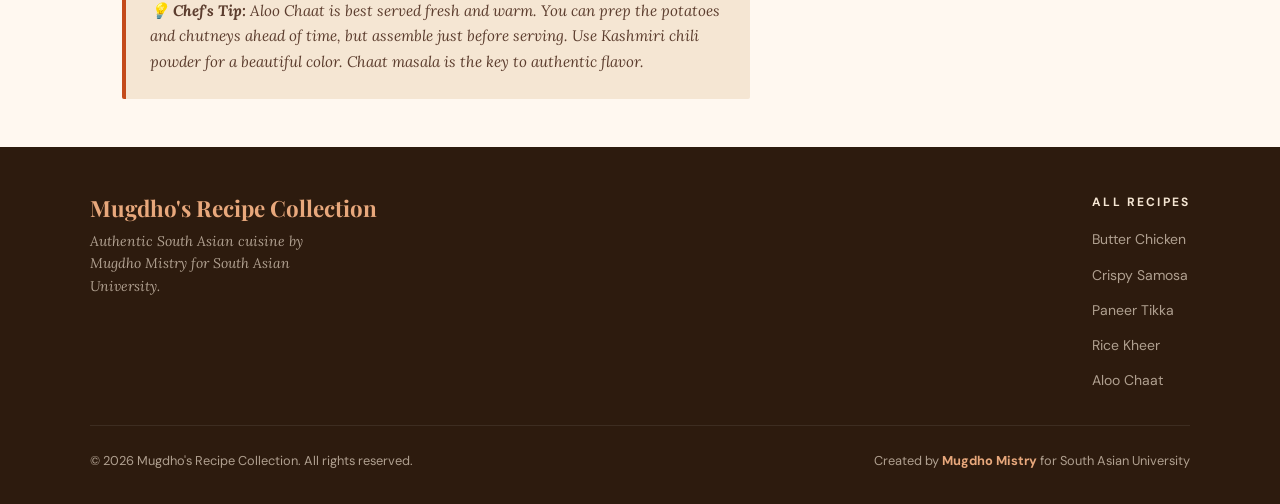
<file: recipe5.html>
<!DOCTYPE html>
<html lang="en">
<head>
  <meta charset="UTF-8" />
  <meta name="viewport" content="width=device-width, initial-scale=1.0" />
  <title>Aloo Chaat – Mugdho's Recipes</title>
  <link rel="stylesheet" href="css/styles.css" />
</head>
<body>

  <nav class="navbar">
    <a href="index.html" class="navbar__logo">Mugdho's <span>Recipes</span></a>
    <ul class="navbar__links" id="navLinks">
      <li><a href="index.html">Home</a></li>
      <li><a href="recipe1.html">Butter Chicken</a></li>
      <li><a href="recipe2.html">Crispy Samosa</a></li>
      <li><a href="recipe3.html">Paneer Tikka</a></li>
      <li><a href="recipe4.html">Rice Kheer</a></li>
      <li><a href="recipe5.html" class="active">Aloo Chaat</a></li>
    </ul>
    <div class="navbar__toggle" id="navToggle"><span></span><span></span><span></span></div>
  </nav>

  <div class="recipe-hero">
    <img src="images/recipe5.jpg" alt="Aloo Chaat" />
    <div class="recipe-hero__overlay">
      <div class="recipe-hero__text">
        <p class="recipe-hero__category">South Asian Cuisine | Street Food</p>
        <h1 class="recipe-hero__title">Aloo Chaat</h1>
        <div class="recipe-hero__badges">
          <span class="badge">Time: 20 Minutes</span>
          <span class="badge">Servings: 4</span>
          <span class="badge badge--difficulty-easy">Difficulty: Easy</span>
          <span class="badge">Calories: 180 kcal</span>
        </div>
      </div>
    </div>
  </div>

  <div class="recipe-info-bar">
    <div class="recipe-info-item">
      <div class="recipe-info-item__label">Prep Time</div>
      <div class="recipe-info-item__value">10 min</div>
    </div>
    <div class="recipe-info-item">
      <div class="recipe-info-item__label">Cook Time</div>
      <div class="recipe-info-item__value">10 min</div>
    </div>
    <div class="recipe-info-item">
      <div class="recipe-info-item__label">Servings</div>
      <div class="recipe-info-item__value">4 people</div>
    </div>
    <div class="recipe-info-item">
      <div class="recipe-info-item__label">Difficulty</div>
      <div class="recipe-info-item__value">Easy</div>
    </div>
    <div class="recipe-info-item">
      <div class="recipe-info-item__label">Type</div>
      <div class="recipe-info-item__value">Street Food</div>
    </div>
  </div>

  <div class="recipe-container">
    <div class="instructions">
      <h2>Step-by-Step Instructions</h2>

      <div class="step">
        <div class="step__number">01</div>
        <div class="step__content">
          <h3>Boil and Peel Potatoes</h3>
          <p>Boil the potatoes until soft but retain their shape. Cool and peel the skin. Cut them into small cubes or dice. This can be done ahead of time.</p>
        </div>
      </div>

      <div class="step">
        <div class="step__number">02</div>
        <div class="step__content">
          <h3>Make the Tamarind Chutney</h3>
          <p>Mix tamarind paste with water, add roasted cumin powder, red chili powder, and a pinch of salt. Adjust the consistency so it's pourable but not too thin. You can also use store-bought tamarind chutney for convenience.</p>
        </div>
      </div>

      <div class="step">
        <div class="step__number">03</div>
        <div class="step__content">
          <h3>Make Mint Chutney</h3>
          <p>Blend fresh mint leaves, green chillies, lemon juice, and a pinch of salt into a smooth paste. Add water if needed to achieve a drizzling consistency.</p>
        </div>
      </div>

      <div class="step">
        <div class="step__number">04</div>
        <div class="step__content">
          <h3>Assemble the Chaat</h3>
          <p>In a bowl, combine boiled potatoes with roasted peanuts, diced tomatoes, diced onions, and chopped cilantro. Drizzle with tamarind chutney and mint chutney. Sprinkle chaat masala, cumin powder, and black salt.</p>
        </div>
      </div>

      <div class="step">
        <div class="step__number">05</div>
        <div class="step__content">
          <h3>Serve Immediately</h3>
          <p>Toss gently and serve right away while the potatoes are still warm and contrasting with the chutney. Garnish with fresh cilantro and sev (optional). Aloo Chaat is best eaten fresh.</p>
        </div>
      </div>

      <div style="margin-top:2rem; padding:1.5rem; background:var(--blush); border-left:4px solid var(--terracotta); border-radius:2px;">
        <p style="font-family:'Lora',serif; font-style:italic; color:var(--brown-mid); font-size:0.95rem;">
          💡 <strong>Chef's Tip:</strong> Aloo Chaat is best served fresh and warm. You can prep the potatoes and chutneys ahead of time, but assemble just before serving. Use Kashmiri chili powder for a beautiful color. Chaat masala is the key to authentic flavor.
        </p>
      </div>
    </div>

    <aside class="ingredients-card">
      <h2>Ingredients</h2>
      <ul>
        <li>4 medium potatoes, boiled</li>
        <li>1/2 cup roasted peanuts</li>
        <li>2 tbsp tamarind paste</li>
        <li>1/2 cup fresh mint leaves</li>
        <li>2-3 green chillies</li>
        <li>2 tbsp fresh cilantro, chopped</li>
        <li>1 small tomato, diced</li>
        <li>1 small onion, diced</li>
        <li>1 tsp chaat masala</li>
        <li>1/2 tsp roasted cumin powder</li>
        <li>1/2 tsp red chili powder</li>
        <li>1/4 tsp black salt (kala namak)</li>
        <li>Lemon juice (2 tbsp)</li>
        <li>Water as needed for chutneys</li>
      </ul>
    </aside>
  </div>

  <footer class="footer">
    <div class="footer__inner">
      <div class="footer__brand">
        <h3>Mugdho's Recipe Collection</h3>
        <p>Authentic South Asian cuisine by Mugdho Mistry for South Asian University.</p>
      </div>
      <div class="footer__links">
        <h4>All Recipes</h4>
        <ul>
          <li><a href="recipe1.html">Butter Chicken</a></li>
          <li><a href="recipe2.html">Crispy Samosa</a></li>
          <li><a href="recipe3.html">Paneer Tikka</a></li>
          <li><a href="recipe4.html">Rice Kheer</a></li>
          <li><a href="recipe5.html">Aloo Chaat</a></li>
        </ul>
      </div>
    </div>
    <div class="footer__bottom">
      <span>© 2026 Mugdho's Recipe Collection. All rights reserved.</span>
      <span>Created by <strong style="color: var(--peach);">Mugdho Mistry</strong> for South Asian University</span>
    </div>
  </footer>

  <script>
    document.getElementById('navToggle').addEventListener('click', function () {
      document.getElementById('navLinks').classList.toggle('open');
    });
  </script>
</body>
</html>
</file>
<file: css/styles.css>
/* =========================================
   DELICIOUS RECIPES - Main Stylesheet
   Aesthetic: Warm editorial / food magazine
   ========================================= */

@import url('https://fonts.googleapis.com/css2?family=Playfair+Display:ital,wght@0,400;0,600;0,800;1,400&family=Lora:ital,wght@0,400;0,500;1,400&family=DM+Sans:wght@300;400;500&display=swap');

/* ---- CSS Variables ---- */
:root {
  --cream:       #FFF8F0;
  --warm-white:  #FEFAF5;
  --terracotta:  #C44B1B;
  --terracotta-light: #E06030;
  --espresso:    #2D1B0E;
  --brown-mid:   #5C3D2E;
  --peach:       #E8A87C;
  --blush:       #F5E6D3;
  --sage:        #7A9E7E;
  --text:        #3D2B1F;
  --text-light:  #7A6258;
  --border:      #E5D5C5;
  --shadow:      rgba(45, 27, 14, 0.12);
  --shadow-strong: rgba(45, 27, 14, 0.22);
}

/* ---- Reset & Base ---- */
*, *::before, *::after {
  box-sizing: border-box;
  margin: 0;
  padding: 0;
}

html { scroll-behavior: smooth; }

body {
  font-family: 'DM Sans', sans-serif;
  background-color: var(--cream);
  color: var(--text);
  line-height: 1.7;
  font-size: 16px;
}

img { max-width: 100%; display: block; }
a  { text-decoration: none; color: inherit; }
ul { list-style: none; }

/* ---- Typography ---- */
h1, h2, h3, h4 {
  font-family: 'Playfair Display', serif;
  line-height: 1.2;
  color: var(--espresso);
}

.serif-italic { font-family: 'Lora', serif; font-style: italic; }

/* =========================================
   NAVBAR
   ========================================= */
.navbar {
  background: var(--espresso);
  padding: 0 2rem;
  position: sticky;
  top: 0;
  z-index: 1000;
  display: flex;
  align-items: center;
  justify-content: space-between;
  height: 68px;
  box-shadow: 0 2px 12px var(--shadow-strong);
}

.navbar__logo {
  font-family: 'Playfair Display', serif;
  font-size: 1.5rem;
  font-weight: 800;
  color: var(--peach);
  letter-spacing: -0.02em;
}
.navbar__logo span { color: var(--terracotta-light); font-style: italic; }

.navbar__links {
  display: flex;
  gap: 2rem;
  align-items: center;
}

.navbar__links a {
  color: #D4C4B5;
  font-size: 0.875rem;
  font-weight: 500;
  letter-spacing: 0.08em;
  text-transform: uppercase;
  padding: 4px 0;
  border-bottom: 2px solid transparent;
  transition: color 0.25s, border-color 0.25s;
}

.navbar__links a:hover,
.navbar__links a.active {
  color: var(--peach);
  border-bottom-color: var(--terracotta);
}

/* Hamburger - mobile only */
.navbar__toggle {
  display: none;
  flex-direction: column;
  gap: 5px;
  cursor: pointer;
  padding: 4px;
}
.navbar__toggle span {
  display: block;
  width: 24px;
  height: 2px;
  background: var(--peach);
  border-radius: 2px;
  transition: background 0.2s;
}

/* =========================================
   HERO SECTION
   ========================================= */
.hero {
  position: relative;
  min-height: 92vh;
  display: flex;
  align-items: center;
  justify-content: center;
  overflow: hidden;
  background: var(--espresso);
}

.hero__bg {
  position: absolute;
  inset: 0;
  background-image: url('https://images.unsplash.com/photo-1504674900247-0877df9cc836?w=1600&q=80');
  background-size: cover;
  background-position: center;
  opacity: 0.35;
}

.hero__overlay {
  position: absolute;
  inset: 0;
  background: linear-gradient(135deg, rgba(45,27,14,0.85) 0%, rgba(196,75,27,0.4) 100%);
}

.hero__content {
  position: relative;
  text-align: center;
  padding: 2rem;
  animation: fadeUp 1s ease both;
}

.hero__eyebrow {
  font-family: 'DM Sans', sans-serif;
  font-size: 0.8rem;
  letter-spacing: 0.25em;
  text-transform: uppercase;
  color: var(--peach);
  margin-bottom: 1.25rem;
}

.hero__title {
  font-family: 'Playfair Display', serif;
  font-size: clamp(3rem, 8vw, 6.5rem);
  font-weight: 800;
  color: var(--warm-white);
  line-height: 1;
  margin-bottom: 1.5rem;
}

.hero__title em {
  font-style: italic;
  color: var(--peach);
}

.hero__subtitle {
  font-family: 'Lora', serif;
  font-style: italic;
  font-size: clamp(1rem, 2vw, 1.3rem);
  color: #D4C4B5;
  max-width: 560px;
  margin: 0 auto 2.5rem;
}

.hero__cta {
  display: inline-block;
  background: var(--terracotta);
  color: var(--warm-white);
  padding: 0.9rem 2.5rem;
  border-radius: 2px;
  font-weight: 500;
  font-size: 0.9rem;
  letter-spacing: 0.06em;
  text-transform: uppercase;
  border: 2px solid var(--terracotta);
  transition: background 0.25s, color 0.25s, transform 0.2s;
}

.hero__cta:hover {
  background: transparent;
  color: var(--peach);
  border-color: var(--peach);
  transform: translateY(-2px);
}

/* =========================================
   SECTION COMMON
   ========================================= */
.section { padding: 5rem 2rem; }
.section--alt { background: var(--blush); }

.section__header {
  text-align: center;
  margin-bottom: 3.5rem;
}

.section__label {
  display: inline-block;
  font-size: 0.75rem;
  letter-spacing: 0.22em;
  text-transform: uppercase;
  color: var(--terracotta);
  font-weight: 500;
  margin-bottom: 0.75rem;
}

.section__title {
  font-size: clamp(2rem, 4vw, 3rem);
  color: var(--espresso);
}

.section__desc {
  font-family: 'Lora', serif;
  font-style: italic;
  color: var(--text-light);
  margin-top: 0.75rem;
  font-size: 1.05rem;
}

/* =========================================
   RECIPE GRID / CARDS
   ========================================= */
.recipes-grid {
  display: grid;
  grid-template-columns: repeat(auto-fill, minmax(300px, 1fr));
  gap: 2rem;
  max-width: 1200px;
  margin: 0 auto;
}

.recipe-card {
  background: var(--warm-white);
  border-radius: 4px;
  overflow: hidden;
  box-shadow: 0 4px 20px var(--shadow);
  transition: transform 0.3s ease, box-shadow 0.3s ease;
  display: flex;
  flex-direction: column;
}

.recipe-card:hover {
  transform: translateY(-6px);
  box-shadow: 0 12px 36px var(--shadow-strong);
}

.recipe-card__img-wrap {
  position: relative;
  overflow: hidden;
  height: 220px;
}

.recipe-card__img-wrap img {
  width: 100%;
  height: 100%;
  object-fit: cover;
  transition: transform 0.5s ease;
}

.recipe-card:hover .recipe-card__img-wrap img {
  transform: scale(1.07);
}

.recipe-card__badge {
  position: absolute;
  top: 14px;
  left: 14px;
  background: var(--terracotta);
  color: white;
  font-size: 0.7rem;
  letter-spacing: 0.1em;
  text-transform: uppercase;
  font-weight: 500;
  padding: 4px 10px;
  border-radius: 2px;
}

.recipe-card__badge--veg     { background: var(--sage); }
.recipe-card__badge--dessert { background: #9B6B9B; }

.recipe-card__body {
  padding: 1.5rem;
  flex: 1;
  display: flex;
  flex-direction: column;
}

.recipe-card__meta {
  display: flex;
  gap: 1rem;
  font-size: 0.78rem;
  color: var(--text-light);
  margin-bottom: 0.75rem;
}

.recipe-card__meta span { display: flex; align-items: center; gap: 4px; }

.recipe-card__title {
  font-size: 1.35rem;
  font-weight: 600;
  margin-bottom: 0.5rem;
  color: var(--espresso);
}

.recipe-card__desc {
  font-size: 0.9rem;
  color: var(--text-light);
  line-height: 1.6;
  flex: 1;
  margin-bottom: 1.25rem;
}

.recipe-card__link {
  display: inline-block;
  color: var(--terracotta);
  font-size: 0.82rem;
  font-weight: 500;
  letter-spacing: 0.08em;
  text-transform: uppercase;
  border-bottom: 1px solid var(--terracotta);
  padding-bottom: 2px;
  transition: color 0.2s, letter-spacing 0.2s;
}

.recipe-card__link:hover {
  color: var(--brown-mid);
  border-color: var(--brown-mid);
  letter-spacing: 0.14em;
}

/* =========================================
   INTRO STRIP
   ========================================= */
.intro-strip {
  background: var(--terracotta);
  padding: 4rem 2rem;
  text-align: center;
}

.intro-strip h2 {
  color: var(--warm-white);
  font-size: clamp(1.6rem, 3vw, 2.4rem);
  margin-bottom: 1rem;
}

.intro-strip p {
  color: rgba(255,248,240,0.85);
  font-family: 'Lora', serif;
  font-style: italic;
  font-size: 1.1rem;
  max-width: 600px;
  margin: 0 auto;
}

/* =========================================
   STATS / FEATURES ROW
   ========================================= */
.features {
  display: flex;
  justify-content: center;
  flex-wrap: wrap;
  gap: 2rem;
  max-width: 900px;
  margin: 0 auto;
  padding: 4rem 2rem;
}

.feature-item {
  text-align: center;
  flex: 1;
  min-width: 160px;
}

.feature-item__icon {
  font-size: 2.2rem;
  margin-bottom: 0.75rem;
}

.feature-item__title {
  font-size: 1.6rem;
  font-weight: 800;
  color: var(--terracotta);
  font-family: 'Playfair Display', serif;
}

.feature-item__label {
  font-size: 0.85rem;
  color: var(--text-light);
  margin-top: 0.25rem;
}

/* =========================================
   FOOTER
   ========================================= */
.footer {
  background: var(--espresso);
  color: #B0A090;
  padding: 3rem 2rem 2rem;
}

.footer__inner {
  max-width: 1100px;
  margin: 0 auto;
  display: flex;
  flex-wrap: wrap;
  justify-content: space-between;
  gap: 2rem;
  padding-bottom: 2rem;
  border-bottom: 1px solid rgba(255,255,255,0.08);
}

.footer__brand h3 {
  font-family: 'Playfair Display', serif;
  font-size: 1.4rem;
  color: var(--peach);
  margin-bottom: 0.5rem;
}

.footer__brand p {
  font-size: 0.875rem;
  font-family: 'Lora', serif;
  font-style: italic;
  max-width: 260px;
  line-height: 1.6;
}

.footer__links h4 {
  color: var(--blush);
  font-family: 'DM Sans', sans-serif;
  font-size: 0.75rem;
  letter-spacing: 0.18em;
  text-transform: uppercase;
  margin-bottom: 1rem;
}

.footer__links ul { display: flex; flex-direction: column; gap: 0.5rem; }

.footer__links a {
  font-size: 0.875rem;
  color: #B0A090;
  transition: color 0.2s;
}

.footer__links a:hover { color: var(--peach); }

.footer__bottom {
  max-width: 1100px;
  margin: 1.5rem auto 0;
  font-size: 0.8rem;
  display: flex;
  justify-content: space-between;
  flex-wrap: wrap;
  gap: 0.5rem;
}

/* =========================================
   RECIPE PAGE LAYOUT
   ========================================= */
.recipe-hero {
  position: relative;
  height: 480px;
  overflow: hidden;
}

.recipe-hero img {
  width: 100%;
  height: 100%;
  object-fit: cover;
}

.recipe-hero__overlay {
  position: absolute;
  inset: 0;
  background: linear-gradient(to top, rgba(45,27,14,0.85) 0%, rgba(45,27,14,0.1) 60%);
  display: flex;
  align-items: flex-end;
  padding: 2.5rem 3rem;
}

.recipe-hero__text { color: var(--warm-white); }

.recipe-hero__category {
  font-size: 0.75rem;
  letter-spacing: 0.22em;
  text-transform: uppercase;
  color: var(--peach);
  margin-bottom: 0.5rem;
}

.recipe-hero__title {
  font-family: 'Playfair Display', serif;
  font-size: clamp(2rem, 5vw, 3.5rem);
  font-weight: 800;
  color: white;
  line-height: 1.1;
  margin-bottom: 1rem;
}

.recipe-hero__badges {
  display: flex;
  gap: 1rem;
  flex-wrap: wrap;
}

.badge {
  background: rgba(255,255,255,0.15);
  backdrop-filter: blur(4px);
  color: white;
  font-size: 0.8rem;
  padding: 5px 14px;
  border-radius: 20px;
  border: 1px solid rgba(255,255,255,0.25);
  display: flex;
  align-items: center;
  gap: 5px;
}

.badge--difficulty-easy   { background: rgba(122, 158, 126, 0.6); }
.badge--difficulty-medium { background: rgba(196, 75, 27, 0.6);  }
.badge--difficulty-hard   { background: rgba(139, 0, 0, 0.6);    }

/* Recipe content container */
.recipe-container {
  max-width: 1100px;
  margin: 0 auto;
  padding: 3rem 2rem;
  display: grid;
  grid-template-columns: 1fr 360px;
  gap: 3rem;
  align-items: start;
}

/* Ingredients sidebar */
.ingredients-card {
  background: var(--warm-white);
  border: 1px solid var(--border);
  border-radius: 4px;
  padding: 2rem;
  position: sticky;
  top: 90px;
  box-shadow: 0 4px 20px var(--shadow);
}

.ingredients-card h2 {
  font-size: 1.3rem;
  margin-bottom: 1.5rem;
  padding-bottom: 0.75rem;
  border-bottom: 2px solid var(--terracotta);
  color: var(--espresso);
}

.ingredients-card ul { display: flex; flex-direction: column; gap: 0.6rem; }

.ingredients-card li {
  font-size: 0.9rem;
  padding: 0.5rem 0;
  border-bottom: 1px solid var(--border);
  color: var(--text);
  display: flex;
  align-items: center;
  gap: 8px;
}

.ingredients-card li::before {
  content: '';
  width: 6px;
  height: 6px;
  min-width: 6px;
  background: var(--terracotta);
  border-radius: 50%;
}

/* Instructions */
.instructions h2 {
  font-size: 2rem;
  margin-bottom: 2rem;
  color: var(--espresso);
}

.step {
  display: flex;
  gap: 1.5rem;
  margin-bottom: 2rem;
  padding-bottom: 2rem;
  border-bottom: 1px solid var(--border);
}

.step:last-child { border-bottom: none; }

.step__number {
  font-family: 'Playfair Display', serif;
  font-size: 2.5rem;
  font-weight: 800;
  color: var(--terracotta);
  opacity: 0.35;
  line-height: 1;
  min-width: 48px;
}

.step__content h3 {
  font-size: 1.05rem;
  font-weight: 600;
  margin-bottom: 0.4rem;
  color: var(--espresso);
}

.step__content p {
  font-size: 0.95rem;
  color: var(--text-light);
  line-height: 1.75;
}

/* Recipe info bar */
.recipe-info-bar {
  display: flex;
  flex-wrap: wrap;
  gap: 2rem;
  background: var(--blush);
  padding: 1.5rem 3rem;
  margin-bottom: 0;
}

.recipe-info-item { text-align: center; }

.recipe-info-item__label {
  font-size: 0.7rem;
  letter-spacing: 0.15em;
  text-transform: uppercase;
  color: var(--text-light);
  margin-bottom: 4px;
}

.recipe-info-item__value {
  font-family: 'Playfair Display', serif;
  font-size: 1.2rem;
  font-weight: 600;
  color: var(--espresso);
}

/* =========================================
   SEARCH BAR (UI ONLY)
   ========================================= */
.search-bar-wrap {
  max-width: 560px;
  margin: 0 auto 3rem;
}

.search-bar {
  display: flex;
  background: var(--warm-white);
  border: 2px solid var(--border);
  border-radius: 3px;
  overflow: hidden;
  box-shadow: 0 2px 12px var(--shadow);
  transition: border-color 0.2s, box-shadow 0.2s;
}

.search-bar:focus-within {
  border-color: var(--terracotta);
  box-shadow: 0 4px 20px var(--shadow-strong);
}

.search-bar input {
  flex: 1;
  border: none;
  outline: none;
  background: transparent;
  padding: 0.85rem 1.25rem;
  font-size: 0.95rem;
  font-family: 'DM Sans', sans-serif;
  color: var(--text);
}

.search-bar input::placeholder { color: var(--text-light); }

.search-bar button {
  background: var(--terracotta);
  border: none;
  color: white;
  padding: 0 1.5rem;
  font-size: 0.875rem;
  font-weight: 500;
  letter-spacing: 0.06em;
  text-transform: uppercase;
  cursor: pointer;
  font-family: 'DM Sans', sans-serif;
  transition: background 0.2s;
}

.search-bar button:hover { background: var(--terracotta-light); }

/* =========================================
   CATEGORY FILTERS
   ========================================= */
.category-filters {
  display: flex;
  justify-content: center;
  flex-wrap: wrap;
  gap: 0.75rem;
  margin-bottom: 3rem;
}

.filter-btn {
  padding: 0.55rem 1.4rem;
  border: 2px solid var(--border);
  background: var(--warm-white);
  color: var(--text-light);
  font-size: 0.83rem;
  font-weight: 500;
  letter-spacing: 0.06em;
  text-transform: uppercase;
  border-radius: 2px;
  cursor: pointer;
  font-family: 'DM Sans', sans-serif;
  transition: all 0.2s;
}

.filter-btn:hover,
.filter-btn.active {
  background: var(--terracotta);
  border-color: var(--terracotta);
  color: white;
}

/* =========================================
   PAGE BANNER (inner pages top)
   ========================================= */
.page-banner {
  background: var(--espresso);
  padding: 3rem 2rem;
  text-align: center;
}

.page-banner h1 {
  font-family: 'Playfair Display', serif;
  font-size: clamp(2rem, 5vw, 3.5rem);
  color: var(--warm-white);
  margin-bottom: 0.5rem;
}

.page-banner p {
  font-family: 'Lora', serif;
  font-style: italic;
  color: var(--peach);
  font-size: 1.05rem;
}

/* =========================================
   ANIMATIONS
   ========================================= */
@keyframes fadeUp {
  from { opacity: 0; transform: translateY(28px); }
  to   { opacity: 1; transform: translateY(0); }
}

.recipe-card {
  animation: fadeUp 0.5s ease both;
}
.recipe-card:nth-child(2) { animation-delay: 0.1s; }
.recipe-card:nth-child(3) { animation-delay: 0.2s; }
.recipe-card:nth-child(4) { animation-delay: 0.3s; }
.recipe-card:nth-child(5) { animation-delay: 0.4s; }

/* =========================================
   RESPONSIVE
   ========================================= */
@media (max-width: 900px) {
  .recipe-container {
    grid-template-columns: 1fr;
  }
  .ingredients-card {
    position: static;
    order: -1;
  }
  .recipe-hero__overlay { padding: 1.5rem; }
}

@media (max-width: 768px) {
  .navbar__links {
    display: none;
    position: absolute;
    top: 68px;
    left: 0; right: 0;
    background: var(--espresso);
    flex-direction: column;
    padding: 1.5rem 2rem;
    gap: 1.25rem;
    border-top: 1px solid rgba(255,255,255,0.08);
  }

  .navbar__links.open { display: flex; }

  .navbar__toggle { display: flex; }

  .hero { min-height: 80vh; }

  .recipe-info-bar {
    padding: 1.25rem 1.5rem;
    gap: 1.25rem;
  }

  .footer__inner { flex-direction: column; }
  .footer__bottom { flex-direction: column; align-items: center; text-align: center; }
}

@media (max-width: 480px) {
  .recipes-grid { grid-template-columns: 1fr; }
  .section { padding: 3rem 1.25rem; }
  .hero__title { font-size: 2.8rem; }
}
</file>
